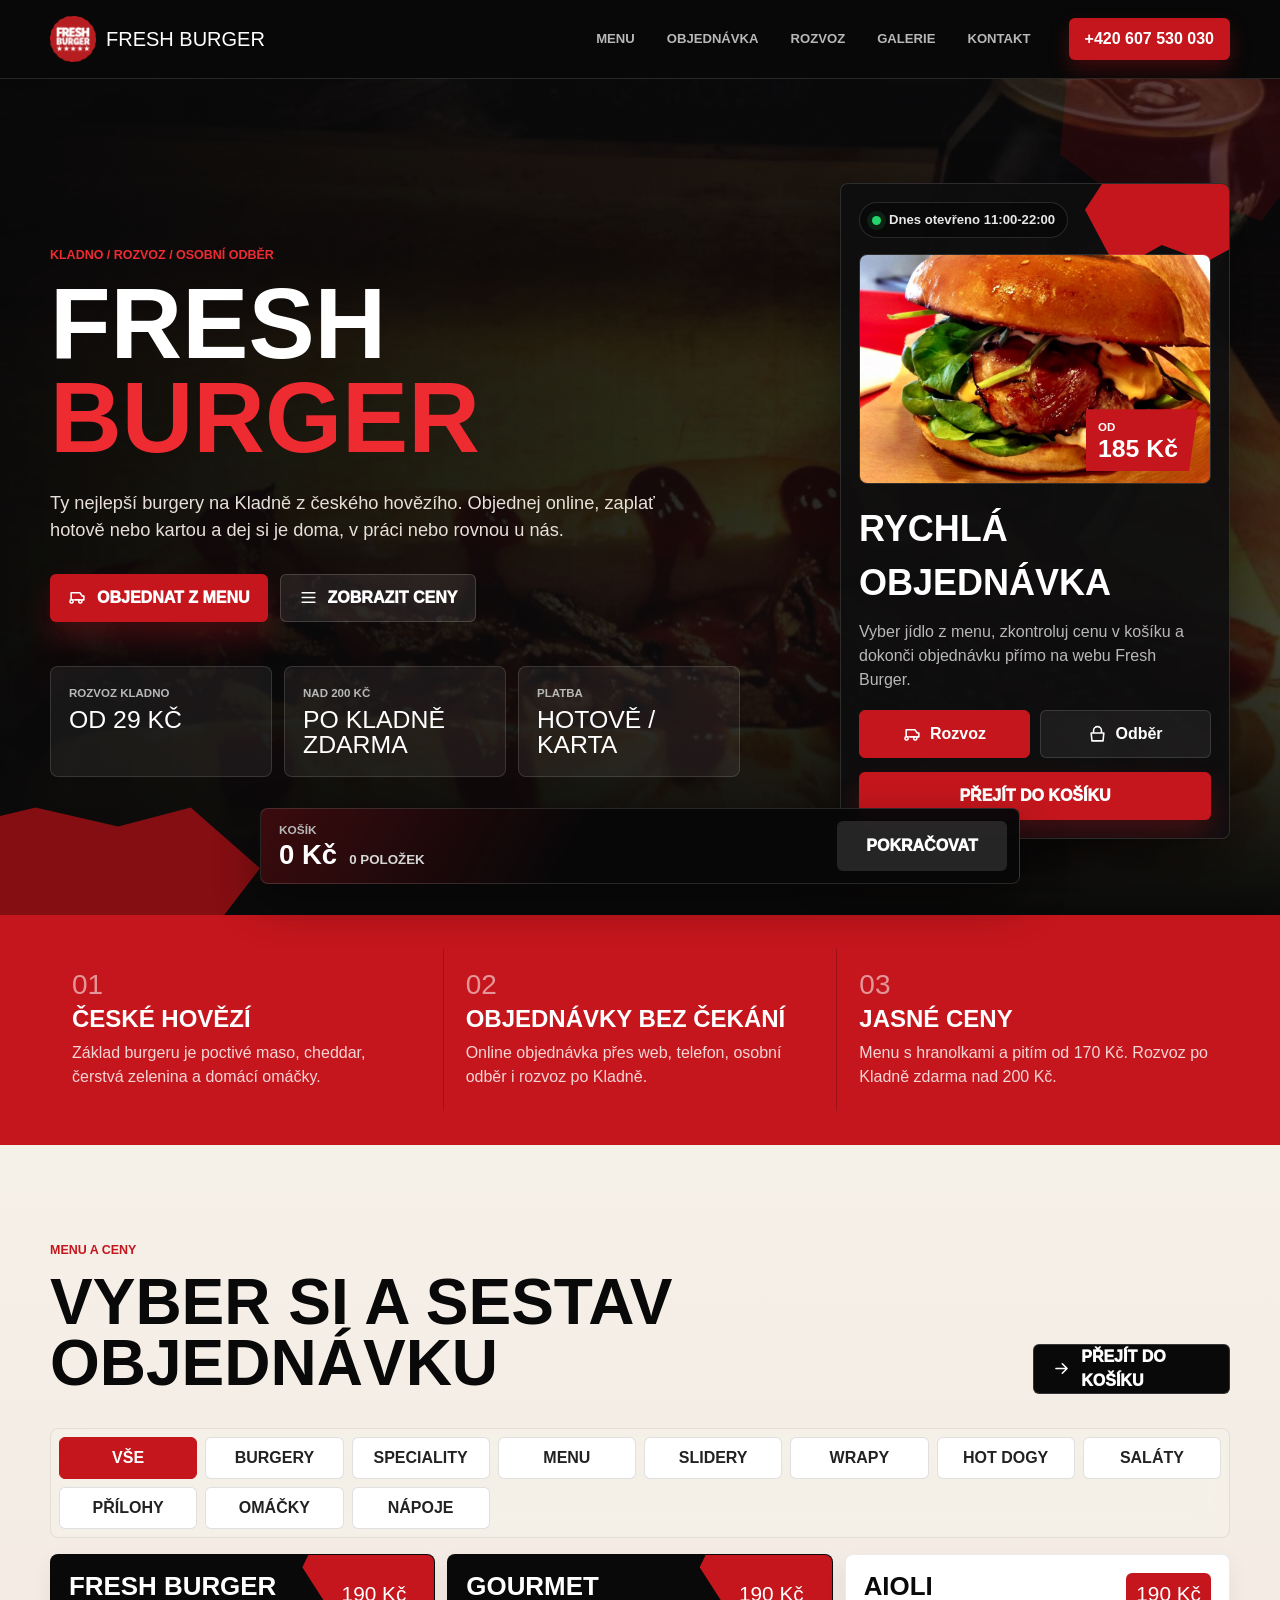
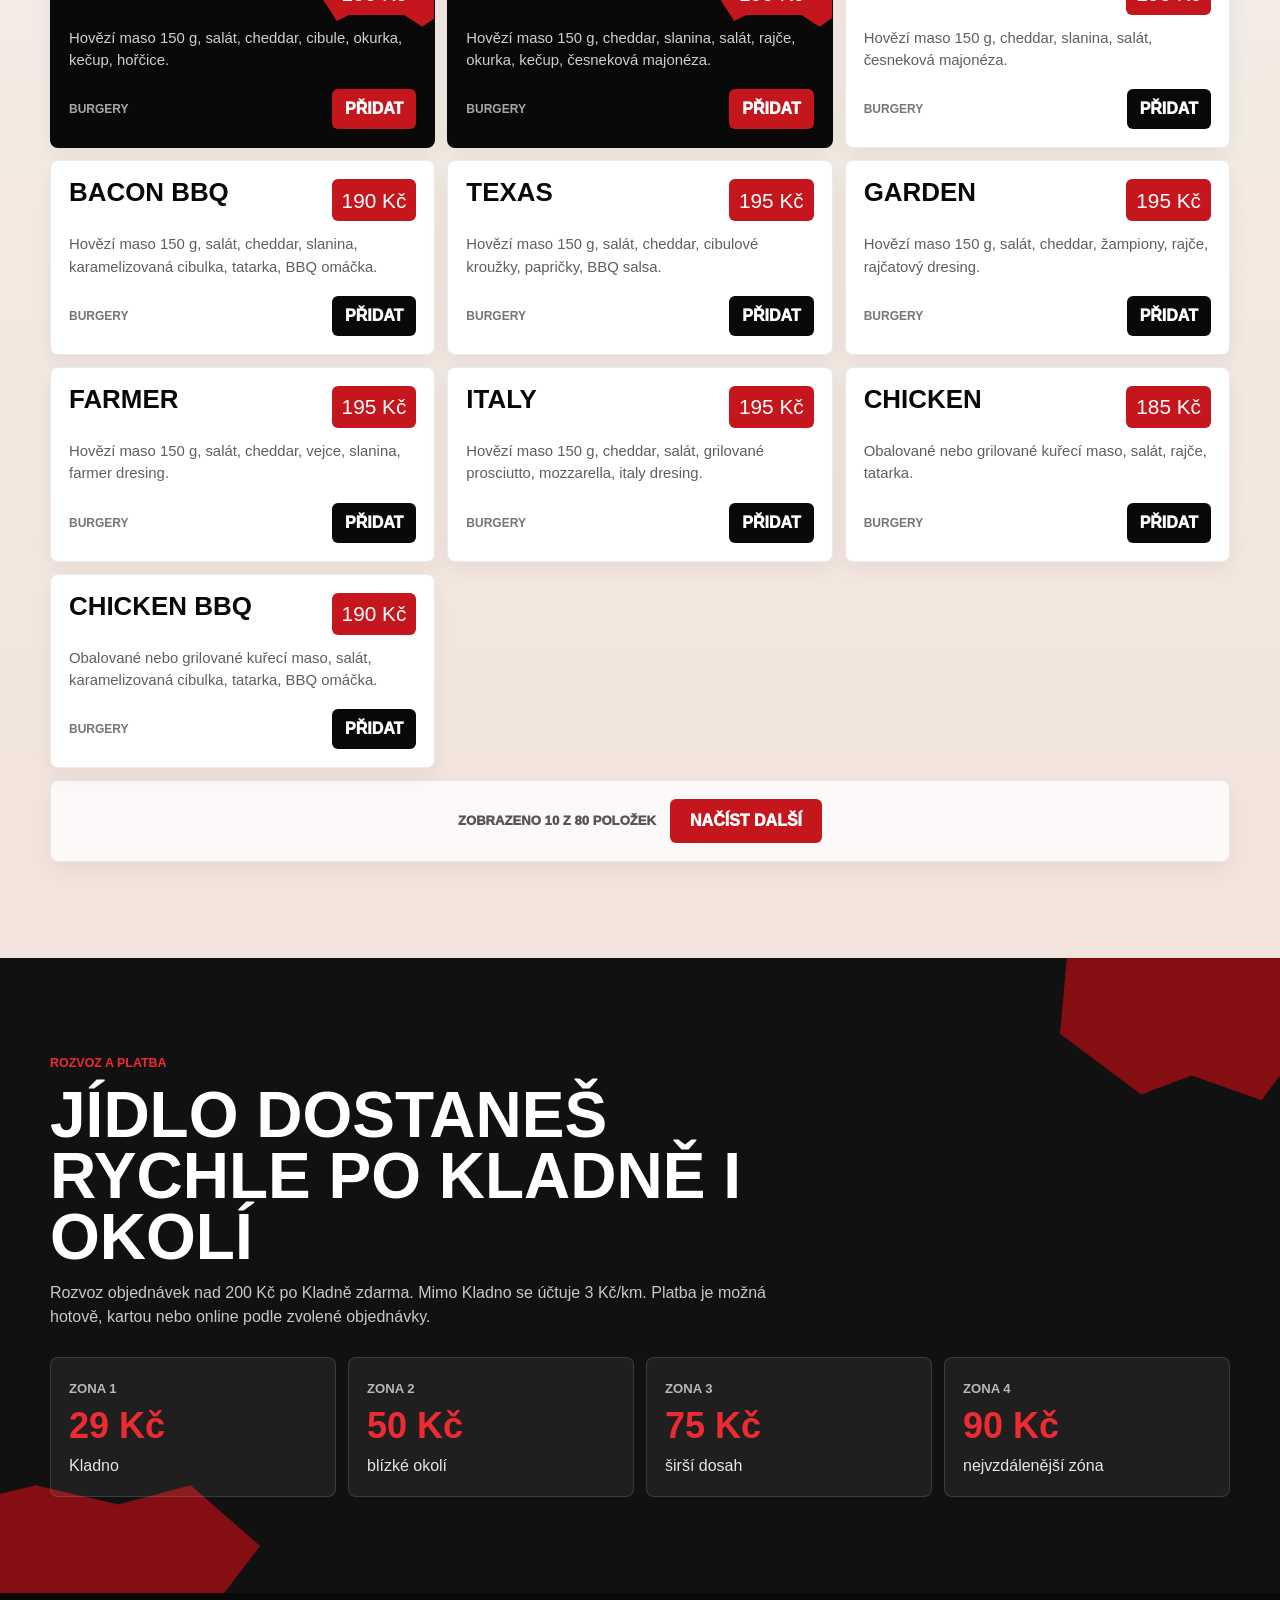
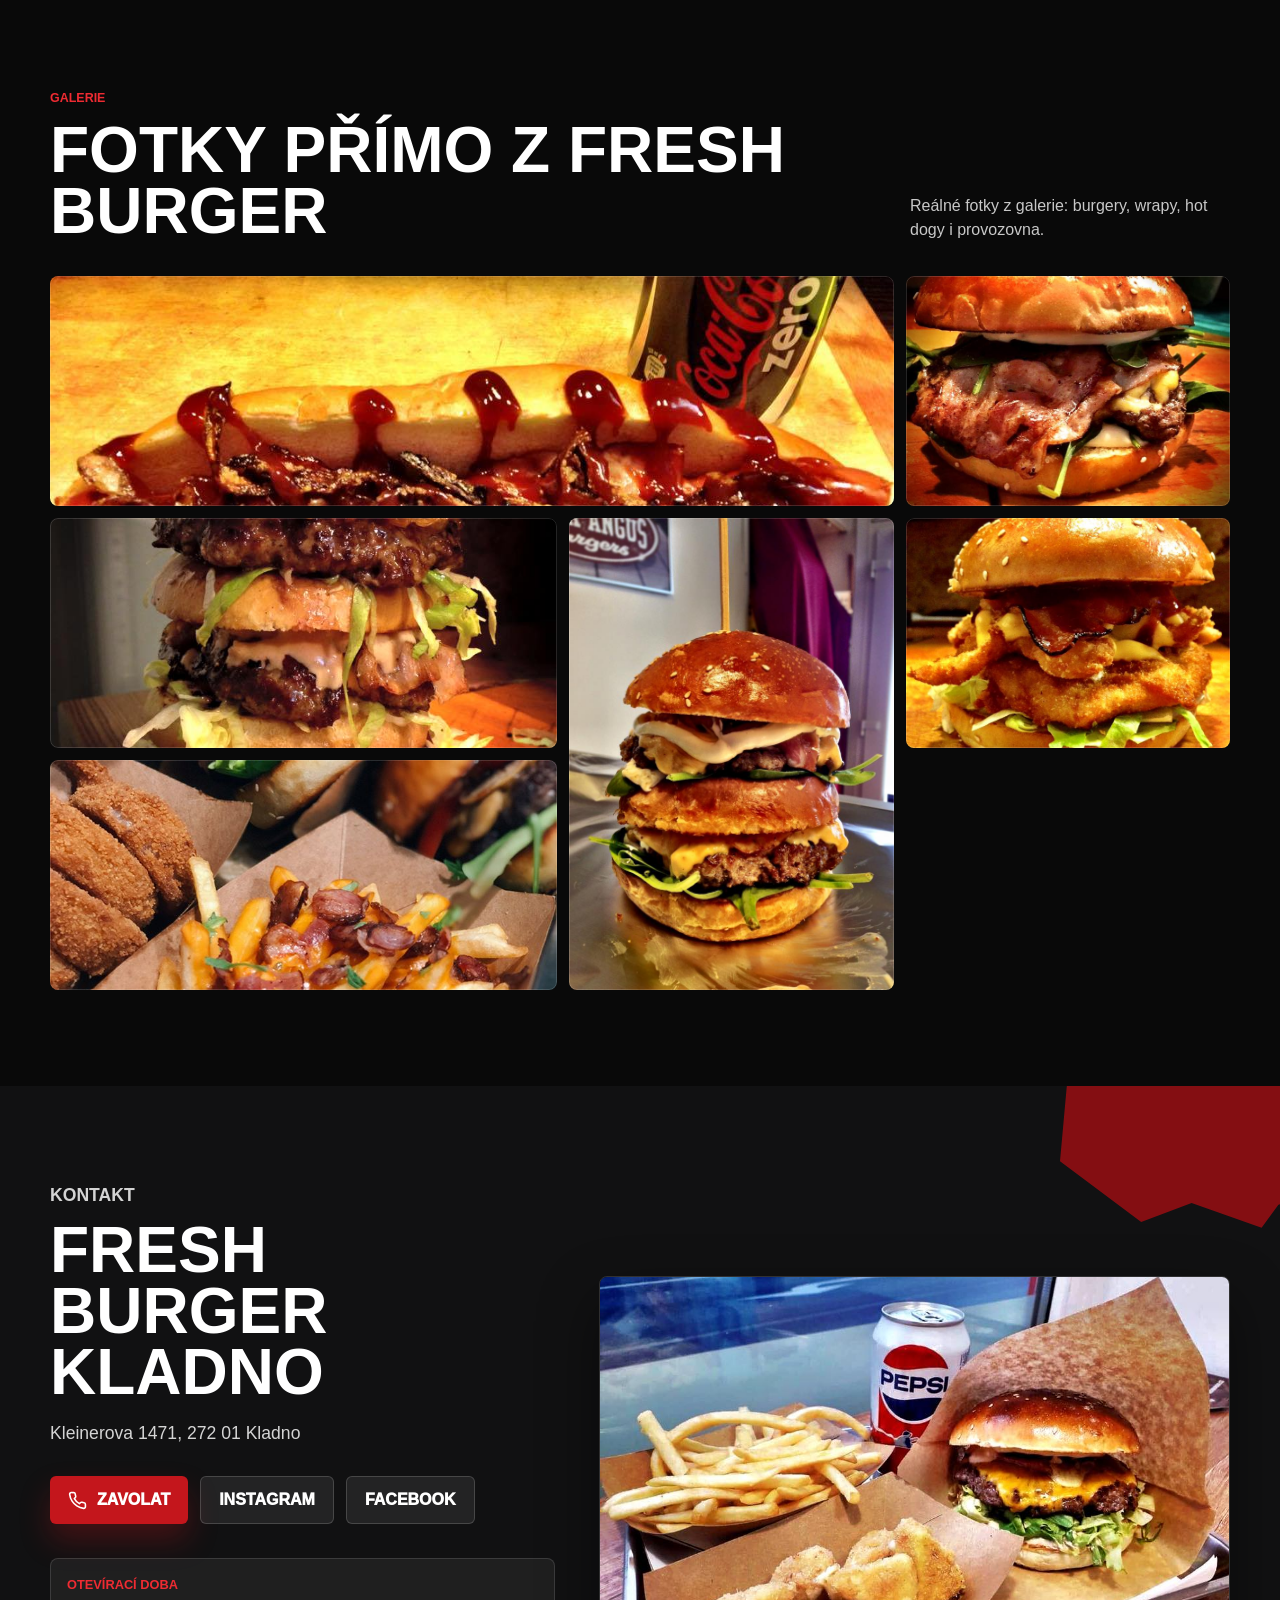
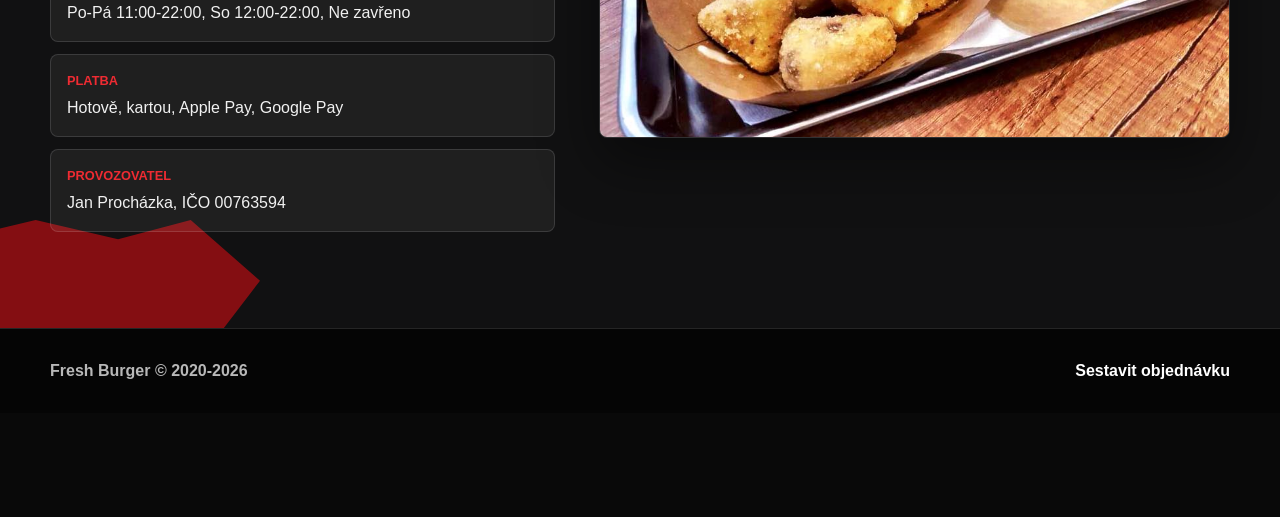
<file: index.html>
<!doctype html>
<html lang="cs">
  <head>
    <meta charset="utf-8">
    <meta name="viewport" content="width=device-width, initial-scale=1">
    <title>Fresh Burger Kladno | Burgery, rozvoz a objednávky</title>
    <meta name="description" content="Fresh Burger Kladno: burgery z českého hovězího, rozvoz po Kladně a okolí, objednávky online nebo telefonicky.">
    <link rel="icon" href="podklady/favicon.png">
    <link rel="stylesheet" href="styles.css">
  </head>
  <body class="has-bottom-cart">
    <a class="skip-link" href="#menu">Přeskočit na menu</a>

    <header class="site-header">
      <nav class="nav" aria-label="Hlavní navigace">
        <a class="brand" href="#top" aria-label="Fresh Burger - úvod">
          <img src="podklady/logo.png" alt="Fresh Burger logo">
          <span>Fresh Burger</span>
        </a>
        <button class="nav-toggle" type="button" aria-label="Otevřít menu" aria-expanded="false" aria-controls="nav-links">
          <span></span>
          <span></span>
          <span></span>
        </button>
        <div class="nav-links" id="nav-links">
          <a href="#menu">Menu</a>
          <a href="#objednavka">Objednávka</a>
          <a href="#rozvoz">Rozvoz</a>
          <a href="#galerie">Galerie</a>
          <a href="#kontakt">Kontakt</a>
        </div>
        <a class="header-call" href="tel:+420607530030" aria-label="Zavolat Fresh Burger">+420 607 530 030</a>
      </nav>
    </header>

    <main id="top">
      <section class="hero section-dark">
        <div class="hero-bg" aria-hidden="true"></div>
        <div class="container hero-grid">
          <div class="hero-copy">
            <p class="eyebrow">Kladno / rozvoz / osobní odběr</p>
            <h1>Fresh <span>Burger</span></h1>
            <p class="hero-lead">Ty nejlepší burgery na Kladně z českého hovězího. Objednej online, zaplať hotově nebo kartou a dej si je doma, v práci nebo rovnou u nás.</p>
            <div class="hero-actions">
              <a class="btn btn-primary" href="#menu">
                <svg viewBox="0 0 24 24" aria-hidden="true"><path d="M6.5 17a2 2 0 1 0 0 .01M17.5 17a2 2 0 1 0 0 .01M4 6h11l3 4h2v5h-2.5M3 15h3.5M8.5 15h6.5M4 6v9"></path></svg>
                Objednat z menu
              </a>
              <a class="btn btn-ghost" href="#menu">
                <svg viewBox="0 0 24 24" aria-hidden="true"><path d="M4 6h16M4 12h16M4 18h16"></path></svg>
                Zobrazit ceny
              </a>
            </div>
            <dl class="hero-facts">
              <div>
                <dt>Rozvoz Kladno</dt>
                <dd>od 29 Kč</dd>
              </div>
              <div>
                <dt>Nad 200 Kč</dt>
                <dd>po Kladně zdarma</dd>
              </div>
              <div>
                <dt>Platba</dt>
                <dd>hotově / karta</dd>
              </div>
            </dl>
          </div>

          <aside class="hero-order" id="objednavka" aria-label="Rychlá objednávka">
            <div class="hero-card-top">
              <span class="status-dot"></span>
              <span>Dnes otevřeno 11:00-22:00</span>
            </div>
            <div class="hero-food">
              <img src="podklady/galerie/img1.jpg" alt="Burger Fresh Burger">
              <div class="price-stamp">
                <span>od</span>
                <strong>185 Kč</strong>
              </div>
            </div>
            <h2>Rychlá objednávka</h2>
            <p>Vyber jídlo z menu, zkontroluj cenu v košíku a dokonči objednávku přímo na webu Fresh Burger.</p>
            <div class="order-modes" role="group" aria-label="Způsob objednávky">
              <button class="mode-btn active" type="button" data-mode="Rozvoz">
                <svg viewBox="0 0 24 24" aria-hidden="true"><path d="M6.5 17a2 2 0 1 0 0 .01M17.5 17a2 2 0 1 0 0 .01M4 6h11l3 4h2v5h-2.5M3 15h3.5M8.5 15h6.5M4 6v9"></path></svg>
                Rozvoz
              </button>
              <button class="mode-btn" type="button" data-mode="Osobní odběr">
                <svg viewBox="0 0 24 24" aria-hidden="true"><path d="M4 10h16l-1 10H5L4 10ZM7 10V7a5 5 0 0 1 10 0v3"></path></svg>
                Odběr
              </button>
            </div>
            <a class="btn btn-primary full" href="cart.html">Přejít do košíku</a>
          </aside>
        </div>
      </section>

      <section class="section intro-strip" aria-label="Hlavni vyhody">
        <div class="container strip-grid">
          <div class="strip-item">
            <span>01</span>
            <strong>České hovězí</strong>
            <p>Základ burgeru je poctivé maso, cheddar, čerstvá zelenina a domácí omáčky.</p>
          </div>
          <div class="strip-item">
            <span>02</span>
            <strong>Objednávky bez čekání</strong>
            <p>Online objednávka přes web, telefon, osobní odběr i rozvoz po Kladně.</p>
          </div>
          <div class="strip-item">
            <span>03</span>
            <strong>Jasné ceny</strong>
            <p>Menu s hranolkami a pitím od 170 Kč. Rozvoz po Kladně zdarma nad 200 Kč.</p>
          </div>
        </div>
      </section>

      <section class="section menu-section" id="menu">
        <div class="container">
          <div class="section-heading split-heading">
            <div>
              <p class="eyebrow">Menu a ceny</p>
              <h2>Vyber si a sestav objednávku</h2>
            </div>
            <a class="btn btn-secondary" href="cart.html">
              <svg viewBox="0 0 24 24" aria-hidden="true"><path d="M5 12h14M13 6l6 6-6 6"></path></svg>
              Přejít do košíku
            </a>
          </div>

          <div class="menu-layout menu-only">
            <div class="menu-main">
              <div class="category-tabs" id="categoryTabs" aria-label="Kategorie menu"></div>
              <div class="menu-grid" id="menuGrid" aria-live="polite"></div>
            </div>
          </div>
        </div>
      </section>

      <section class="section section-dark delivery-section" id="rozvoz">
        <div class="container delivery-grid">
          <div class="section-heading">
            <p class="eyebrow">Rozvoz a platba</p>
            <h2>Jídlo dostaneš rychle po Kladně i okolí</h2>
            <p>Rozvoz objednávek nad 200 Kč po Kladně zdarma. Mimo Kladno se účtuje 3 Kč/km. Platba je možná hotově, kartou nebo online podle zvolené objednávky.</p>
          </div>
          <div class="delivery-cards">
            <article>
              <span>Zona 1</span>
              <strong>29 Kč</strong>
              <p>Kladno</p>
            </article>
            <article>
              <span>Zona 2</span>
              <strong>50 Kč</strong>
              <p>blízké okolí</p>
            </article>
            <article>
              <span>Zona 3</span>
              <strong>75 Kč</strong>
              <p>širší dosah</p>
            </article>
            <article>
              <span>Zona 4</span>
              <strong>90 Kč</strong>
              <p>nejvzdálenější zóna</p>
            </article>
          </div>
        </div>
      </section>

      <section class="section gallery-section" id="galerie">
        <div class="container">
          <div class="section-heading split-heading">
            <div>
              <p class="eyebrow">Galerie</p>
              <h2>Fotky přímo z Fresh Burger</h2>
            </div>
            <p class="heading-note">Reálné fotky z galerie: burgery, wrapy, hot dogy i provozovna.</p>
          </div>
          <div class="gallery-grid">
            <figure class="wide">
              <img src="podklady/galerie/img7.jpg" alt="Hot dog s napojem">
            </figure>
            <figure>
              <img src="podklady/galerie/img2.jpg" alt="Burger s hranolkami">
            </figure>
            <figure>
              <img src="podklady/galerie/img3.jpg" alt="Burger detail">
            </figure>
            <figure class="tall">
              <img src="podklady/galerie/img4.jpg" alt="Burger menu">
            </figure>
            <figure>
              <img src="podklady/galerie/img5.jpg" alt="Wrap Fresh Burger">
            </figure>
            <figure>
              <img src="podklady/galerie/img6.jpg" alt="Jidlo Fresh Burger">
            </figure>
          </div>
        </div>
      </section>

      <section class="section section-dark contact-section" id="kontakt">
        <div class="container contact-grid">
          <div>
            <p class="eyebrow">Kontakt</p>
            <h2>Fresh Burger Kladno</h2>
            <p>Kleinerova 1471, 272 01 Kladno</p>
            <div class="contact-actions">
              <a class="btn btn-primary" href="tel:+420607530030">
                <svg viewBox="0 0 24 24" aria-hidden="true"><path d="M22 16.9v3a2 2 0 0 1-2.2 2 19.8 19.8 0 0 1-8.6-3.1 19.4 19.4 0 0 1-6-6A19.8 19.8 0 0 1 2.1 4.2 2 2 0 0 1 4.1 2h3a2 2 0 0 1 2 1.7c.1.9.3 1.8.6 2.6a2 2 0 0 1-.5 2.1L8 9.6a16 16 0 0 0 6.4 6.4l1.2-1.2a2 2 0 0 1 2.1-.5c.8.3 1.7.5 2.6.6A2 2 0 0 1 22 16.9Z"></path></svg>
                Zavolat
              </a>
              <a class="btn btn-ghost" href="https://www.instagram.com/freshburger/" target="_blank" rel="noreferrer">Instagram</a>
              <a class="btn btn-ghost" href="https://www.facebook.com/freshburgercz/" target="_blank" rel="noreferrer">Facebook</a>
            </div>
            <dl class="contact-list">
              <div>
                <dt>Otevírací doba</dt>
                <dd>Po-Pá 11:00-22:00, So 12:00-22:00, Ne zavřeno</dd>
              </div>
              <div>
                <dt>Platba</dt>
                <dd>Hotově, kartou, Apple Pay, Google Pay</dd>
              </div>
              <div>
                <dt>Provozovatel</dt>
                <dd>Jan Procházka, IČO 00763594</dd>
              </div>
            </dl>
          </div>
          <figure class="shop-photo">
            <img src="podklady/galerie/prodejna.jpg" alt="Provozovna Fresh Burger Kladno">
          </figure>
        </div>
      </section>
    </main>

    <footer class="footer">
      <div class="container footer-inner">
        <span>Fresh Burger © 2020-2026</span>
        <a href="#menu">Sestavit objednávku</a>
      </div>
    </footer>

    <div class="bottom-cart-bar" aria-label="Souhrn košíku">
      <div class="cart-bar-main">
        <span>Košík</span>
        <strong id="bottomCartTotal">0 Kč</strong>
        <small id="bottomCartCount">0 položek</small>
      </div>
      <a href="cart.html">Pokračovat</a>
    </div>

    <script src="script.js"></script>
  </body>
</html>
</file>
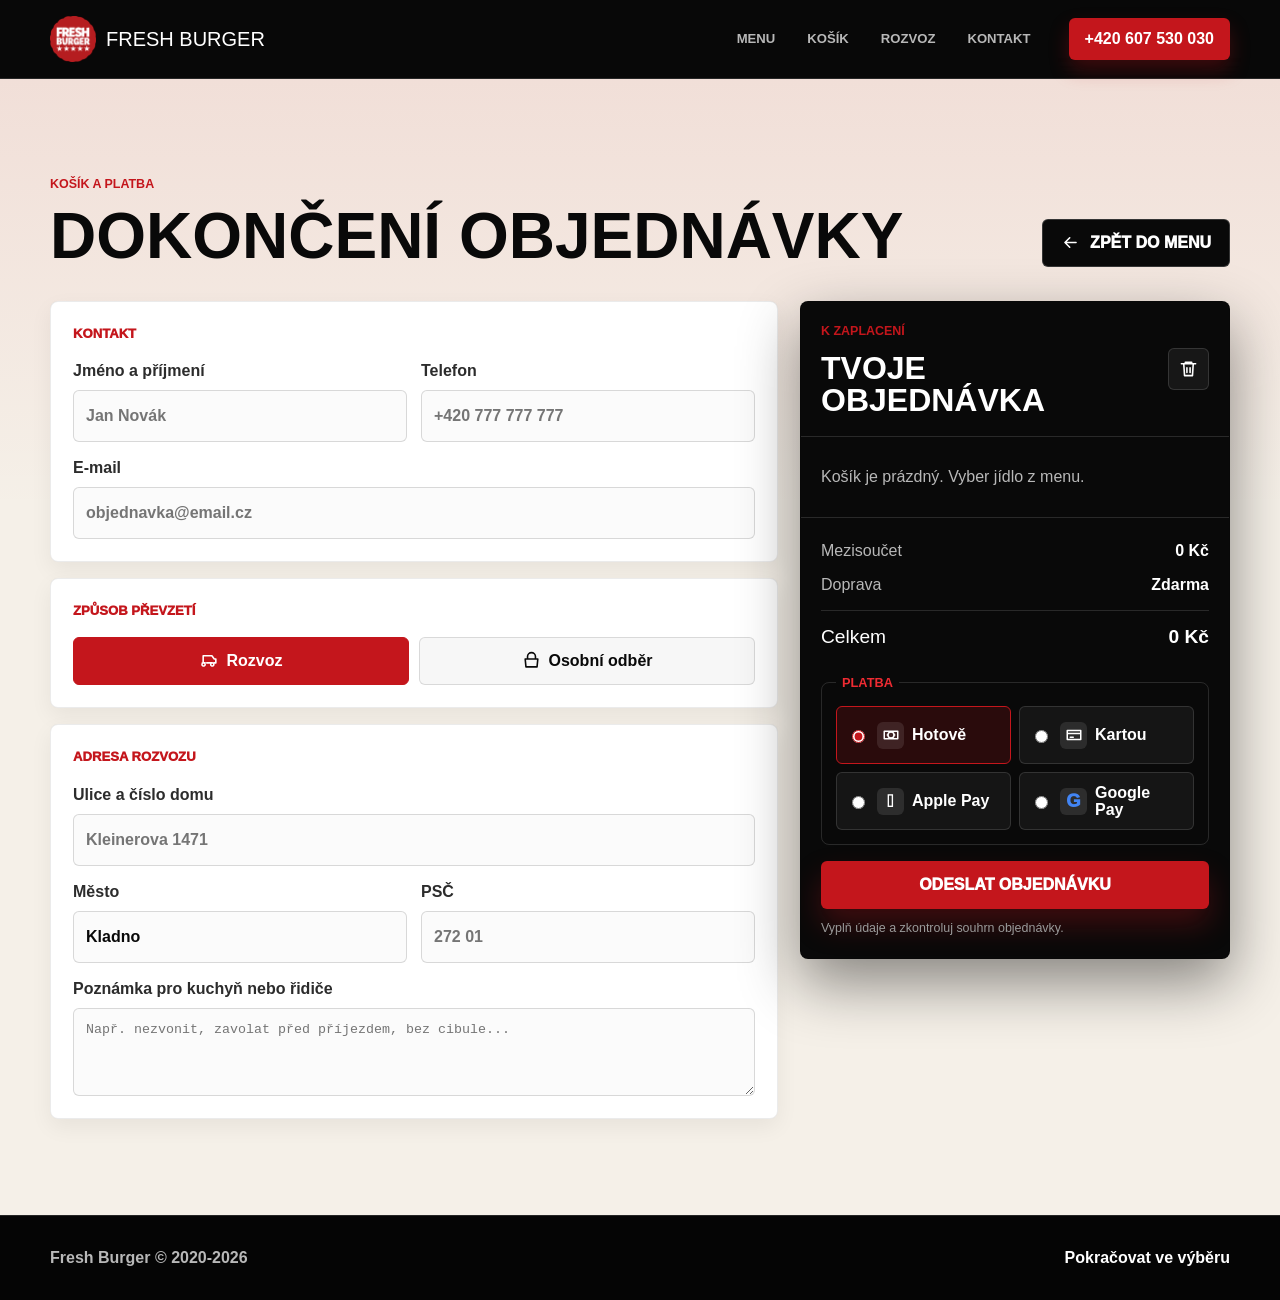
<file: cart.html>
<!doctype html>
<html lang="cs">
  <head>
    <meta charset="utf-8">
    <meta name="viewport" content="width=device-width, initial-scale=1">
    <title>Košík a platba | Fresh Burger Kladno</title>
    <meta name="description" content="Dokončení objednávky Fresh Burger Kladno: košík, rozvoz, kontaktní údaje a platba.">
    <link rel="icon" href="podklady/favicon.png">
    <link rel="stylesheet" href="styles.css">
  </head>
  <body class="checkout-body">
    <a class="skip-link" href="#checkout">Přeskočit na objednávku</a>

    <header class="site-header">
      <nav class="nav" aria-label="Hlavní navigace">
        <a class="brand" href="index.html" aria-label="Fresh Burger - úvod">
          <img src="podklady/logo.png" alt="Fresh Burger logo">
          <span>Fresh Burger</span>
        </a>
        <button class="nav-toggle" type="button" aria-label="Otevřít menu" aria-expanded="false" aria-controls="nav-links">
          <span></span>
          <span></span>
          <span></span>
        </button>
        <div class="nav-links" id="nav-links">
          <a href="index.html#menu">Menu</a>
          <a href="cart.html">Košík</a>
          <a href="index.html#rozvoz">Rozvoz</a>
          <a href="index.html#kontakt">Kontakt</a>
        </div>
        <a class="header-call" href="tel:+420607530030" aria-label="Zavolat Fresh Burger">+420 607 530 030</a>
      </nav>
    </header>

    <main id="checkout">
      <section class="section checkout-section">
        <div class="container">
          <div class="section-heading split-heading">
            <div>
              <p class="eyebrow">Košík a platba</p>
              <h1>Dokončení objednávky</h1>
            </div>
            <a class="btn btn-secondary" href="index.html#menu">
              <svg viewBox="0 0 24 24" aria-hidden="true"><path d="M19 12H5M11 18l-6-6 6-6"></path></svg>
              Zpět do menu
            </a>
          </div>

          <form class="checkout-layout" id="checkoutForm">
            <div class="checkout-form-panel">
              <fieldset class="form-card">
                <legend>Kontakt</legend>
                <div class="form-grid">
                  <label>
                    Jméno a příjmení
                    <input type="text" name="name" autocomplete="name" placeholder="Jan Novák" required>
                  </label>
                  <label>
                    Telefon
                    <input type="tel" name="phone" autocomplete="tel" placeholder="+420 777 777 777" required>
                  </label>
                  <label class="full-field">
                    E-mail
                    <input type="email" name="email" autocomplete="email" placeholder="objednavka@email.cz">
                  </label>
                </div>
              </fieldset>

              <fieldset class="form-card">
                <legend>Způsob převzetí</legend>
                <div class="order-modes checkout-modes" role="group" aria-label="Způsob převzetí">
                  <button class="mode-btn active" type="button" data-mode="Rozvoz">
                    <svg viewBox="0 0 24 24" aria-hidden="true"><path d="M6.5 17a2 2 0 1 0 0 .01M17.5 17a2 2 0 1 0 0 .01M4 6h11l3 4h2v5h-2.5M3 15h3.5M8.5 15h6.5M4 6v9"></path></svg>
                    Rozvoz
                  </button>
                  <button class="mode-btn" type="button" data-mode="Osobní odběr">
                    <svg viewBox="0 0 24 24" aria-hidden="true"><path d="M4 10h16l-1 10H5L4 10ZM7 10V7a5 5 0 0 1 10 0v3"></path></svg>
                    Osobní odběr
                  </button>
                </div>
              </fieldset>

              <fieldset class="form-card" id="deliveryFields">
                <legend>Adresa rozvozu</legend>
                <div class="form-grid">
                  <label class="full-field">
                    Ulice a číslo domu
                    <input type="text" name="street" autocomplete="street-address" placeholder="Kleinerova 1471" required>
                  </label>
                  <label>
                    Město
                    <input type="text" name="city" autocomplete="address-level2" value="Kladno" required>
                  </label>
                  <label>
                    PSČ
                    <input type="text" name="zip" autocomplete="postal-code" placeholder="272 01">
                  </label>
                  <label class="full-field">
                    Poznámka pro kuchyň nebo řidiče
                    <textarea name="note" rows="4" placeholder="Např. nezvonit, zavolat před příjezdem, bez cibule..."></textarea>
                  </label>
                </div>
              </fieldset>
            </div>

            <aside class="cart-panel checkout-cart" aria-label="Shrnutí objednávky">
              <div class="cart-header">
                <div>
                  <p class="eyebrow">K zaplacení</p>
                  <h2>Tvoje objednávka</h2>
                </div>
                <button class="icon-btn" type="button" id="clearCart" aria-label="Vyprázdnit košík">
                  <svg viewBox="0 0 24 24" aria-hidden="true"><path d="M3 6h18M8 6V4h8v2M6 6l1 15h10l1-15M10 11v6M14 11v6"></path></svg>
                </button>
              </div>
              <div class="cart-items" id="cartItems">
                <p class="empty-cart">Košík je prázdný. Vyber jídlo z menu.</p>
              </div>
              <div class="cart-summary">
                <div>
                  <span>Mezisoučet</span>
                  <strong id="cartSubtotal">0 Kč</strong>
                </div>
                <div>
                  <span>Doprava</span>
                  <strong id="deliveryPrice">29 Kč</strong>
                </div>
                <div class="summary-total">
                  <span>Celkem</span>
                  <strong id="cartTotal">0 Kč</strong>
                </div>
              </div>
              <fieldset class="payment-box">
                <legend>Platba</legend>
                <label>
                  <input type="radio" name="payment" value="Hotově" checked>
                  <span class="pay-option">
                    <span class="pay-icon" aria-hidden="true"><svg viewBox="0 0 24 24"><path d="M3 7h18v10H3V7Zm4 5h.01M17 12h.01M8 12a4 4 0 0 0 8 0 4 4 0 0 0-8 0Z"></path></svg></span>
                    Hotově
                  </span>
                </label>
                <label>
                  <input type="radio" name="payment" value="Kartou">
                  <span class="pay-option">
                    <span class="pay-icon" aria-hidden="true"><svg viewBox="0 0 24 24"><path d="M3 6h18v12H3V6Zm0 4h18M7 15h4"></path></svg></span>
                    Kartou
                  </span>
                </label>
                <label>
                  <input type="radio" name="payment" value="Apple Pay">
                  <span class="pay-option">
                    <span class="pay-icon pay-word" aria-hidden="true"></span>
                    Apple Pay
                  </span>
                </label>
                <label>
                  <input type="radio" name="payment" value="Google Pay">
                  <span class="pay-option">
                    <span class="pay-icon pay-word google-pay" aria-hidden="true">G</span>
                    Google Pay
                  </span>
                </label>
              </fieldset>
              <button class="btn btn-primary full" id="checkoutLink" type="button">Odeslat objednávku</button>
              <p class="fine-print" id="checkoutNote" role="status">Vyplň údaje a zkontroluj souhrn objednávky.</p>
            </aside>
          </form>
        </div>
      </section>
    </main>

    <footer class="footer">
      <div class="container footer-inner">
        <span>Fresh Burger © 2020-2026</span>
        <a href="index.html#menu">Pokračovat ve výběru</a>
      </div>
    </footer>

    <script src="script.js"></script>
  </body>
</html>
</file>
<file: styles.css>
:root {
  --bg: #090909;
  --bg-2: #111112;
  --panel: #171719;
  --panel-2: #202023;
  --red: #c4161c;
  --red-dark: #8f0f13;
  --red-hot: #ef2b32;
  --paper: #f5f0e8;
  --white: #ffffff;
  --muted: #b8b8b8;
  --line: rgba(255, 255, 255, 0.13);
  --shadow: 0 24px 60px rgba(0, 0, 0, 0.45);
  --radius: 8px;
}

* {
  box-sizing: border-box;
}

html {
  scroll-behavior: smooth;
  overflow-x: hidden;
}

body {
  margin: 0;
  color: var(--white);
  background: var(--bg);
  font-family: Inter, Arial, Helvetica, sans-serif;
  line-height: 1.5;
  overflow-x: hidden;
}

body.nav-open {
  overflow: hidden;
}

img {
  display: block;
  max-width: 100%;
}

a {
  color: inherit;
  text-decoration: none;
}

button,
input {
  font: inherit;
}

.skip-link {
  position: fixed;
  top: 12px;
  left: 12px;
  z-index: 999;
  transform: translateY(-150%);
  background: var(--red);
  color: var(--white);
  padding: 10px 14px;
  border-radius: 6px;
}

.skip-link:focus {
  transform: translateY(0);
}

.container {
  width: min(1180px, calc(100% - 32px));
  margin: 0 auto;
}

.section {
  padding: 96px 0;
}

#menu,
#rozvoz,
#galerie,
#kontakt,
#checkout {
  scroll-margin-top: 92px;
}

.has-bottom-cart {
  padding-bottom: 104px;
}

.section-dark {
  position: relative;
  background: var(--bg-2);
  overflow: hidden;
}

.section-dark::before,
.section-dark::after {
  content: "";
  position: absolute;
  z-index: 0;
  background: var(--red-dark);
  opacity: 0.92;
  pointer-events: none;
}

.section-dark::before {
  top: -48px;
  right: -60px;
  width: 280px;
  height: 190px;
  clip-path: polygon(4% 0, 100% 0, 100% 76%, 78% 88%, 72% 100%, 47% 87%, 29% 97%, 0 65%);
}

.section-dark::after {
  left: -70px;
  bottom: -52px;
  width: 330px;
  height: 160px;
  clip-path: polygon(0 16%, 32% 0, 57% 12%, 79% 0, 100% 38%, 77% 100%, 0 100%);
}

.site-header {
  position: sticky;
  top: 0;
  z-index: 50;
  background: rgba(8, 8, 9, 0.88);
  border-bottom: 1px solid var(--line);
  backdrop-filter: blur(14px);
}

.nav {
  width: min(1180px, calc(100% - 32px));
  min-height: 78px;
  margin: 0 auto;
  display: flex;
  align-items: center;
  gap: 24px;
}

.brand {
  display: inline-flex;
  align-items: center;
  gap: 10px;
  min-width: 0;
  font-family: Impact, "Arial Black", sans-serif;
  text-transform: uppercase;
  font-size: 1.25rem;
}

.brand img {
  width: 46px;
  height: 46px;
  object-fit: contain;
}

.nav-links {
  display: flex;
  align-items: center;
  justify-content: center;
  gap: 4px;
  margin-left: auto;
}

.nav-links a {
  min-height: 42px;
  display: inline-flex;
  align-items: center;
  justify-content: center;
  padding: 0 14px;
  border-radius: 6px;
  color: var(--muted);
  font-weight: 800;
  font-size: 0.82rem;
  text-transform: uppercase;
}

.nav-links a:hover,
.nav-links a:focus-visible {
  background: rgba(255, 255, 255, 0.08);
  color: var(--white);
}

.header-call {
  display: inline-flex;
  align-items: center;
  justify-content: center;
  min-height: 42px;
  padding: 0 16px;
  background: var(--red);
  border-radius: 6px;
  font-weight: 900;
  box-shadow: 0 10px 20px rgba(196, 22, 28, 0.28);
}

.nav-toggle {
  display: none;
  width: 44px;
  height: 44px;
  align-items: center;
  justify-content: center;
  flex-direction: column;
  gap: 5px;
  margin-left: auto;
  background: transparent;
  border: 1px solid var(--line);
  border-radius: 6px;
  color: var(--white);
  cursor: pointer;
}

.nav-toggle span {
  width: 18px;
  height: 2px;
  background: currentColor;
}

.hero {
  min-height: 760px;
  padding: 104px 0 76px;
  display: flex;
  align-items: center;
}

.hero-bg {
  position: absolute;
  inset: 0;
  background:
    linear-gradient(90deg, rgba(6, 6, 7, 0.98) 0%, rgba(9, 9, 9, 0.86) 44%, rgba(10, 10, 11, 0.72) 100%),
    url("podklady/galerie/img7.jpg") center / cover no-repeat;
  opacity: 0.78;
}

.hero-bg::before {
  content: "";
  position: absolute;
  inset: auto 0 0;
  height: 34%;
  background: linear-gradient(0deg, var(--bg) 0%, rgba(9, 9, 9, 0) 100%);
}

.hero-grid {
  position: relative;
  z-index: 1;
  display: grid;
  grid-template-columns: minmax(0, 1fr) 390px;
  align-items: center;
  gap: 64px;
}

.eyebrow {
  margin: 0 0 12px;
  color: var(--red-hot);
  font-weight: 900;
  font-size: 0.78rem;
  text-transform: uppercase;
}

.hero h1,
.section-heading h2,
.contact-section h2 {
  margin: 0;
  font-family: Impact, "Arial Black", sans-serif;
  text-transform: uppercase;
  line-height: 0.95;
  overflow-wrap: anywhere;
}

.hero h1 {
  max-width: 700px;
  font-size: 6.2rem;
}

.hero h1 span,
.section-heading h2 span {
  color: var(--red-hot);
}

.hero-lead {
  max-width: 640px;
  margin: 24px 0 0;
  color: #e8e0d8;
  font-size: 1.14rem;
}

.hero-actions,
.contact-actions {
  display: flex;
  flex-wrap: wrap;
  gap: 12px;
  margin-top: 30px;
}

.btn {
  min-height: 48px;
  display: inline-flex;
  align-items: center;
  justify-content: center;
  gap: 10px;
  padding: 0 18px;
  border: 0;
  border-radius: 6px;
  font-weight: 950;
  text-transform: uppercase;
  cursor: pointer;
  transition: transform 0.2s ease, background 0.2s ease, border-color 0.2s ease;
}

.btn:hover,
.btn:focus-visible,
.icon-btn:hover,
.mode-btn:hover {
  transform: translateY(-1px);
}

.btn svg,
.icon-btn svg,
.mode-btn svg {
  width: 19px;
  height: 19px;
  fill: none;
  stroke: currentColor;
  stroke-width: 2;
  stroke-linecap: round;
  stroke-linejoin: round;
  flex: 0 0 auto;
}

.btn-primary {
  background: var(--red);
  color: var(--white);
  box-shadow: 0 16px 30px rgba(196, 22, 28, 0.28);
}

.btn-primary:hover,
.btn-primary:focus-visible {
  background: var(--red-hot);
}

.btn-secondary {
  background: var(--bg);
  color: var(--white);
  border: 1px solid rgba(255, 255, 255, 0.18);
}

.btn-ghost,
.btn-ghost-dark {
  background: rgba(255, 255, 255, 0.08);
  color: var(--white);
  border: 1px solid rgba(255, 255, 255, 0.16);
}

.btn-ghost-dark {
  color: var(--bg);
  background: transparent;
  border-color: rgba(0, 0, 0, 0.16);
}

.full {
  width: 100%;
}

.hero-facts {
  display: grid;
  grid-template-columns: repeat(3, minmax(0, 1fr));
  gap: 12px;
  max-width: 690px;
  margin: 44px 0 0;
}

.hero-facts div {
  min-height: 104px;
  padding: 18px;
  border: 1px solid var(--line);
  border-radius: var(--radius);
  background: rgba(255, 255, 255, 0.06);
}

.hero-facts dt {
  color: var(--muted);
  font-size: 0.72rem;
  font-weight: 900;
  text-transform: uppercase;
}

.hero-facts dd {
  margin: 6px 0 0;
  font-family: Impact, "Arial Black", sans-serif;
  font-size: 1.55rem;
  line-height: 1;
  text-transform: uppercase;
  overflow-wrap: anywhere;
}

.hero-order {
  position: relative;
  padding: 18px;
  border: 1px solid var(--line);
  border-radius: var(--radius);
  background: rgba(15, 15, 16, 0.92);
  box-shadow: var(--shadow);
  overflow: hidden;
}

.hero-order::before {
  content: "";
  position: absolute;
  top: -18px;
  right: -16px;
  width: 160px;
  height: 104px;
  background: var(--red);
  clip-path: polygon(18% 0, 100% 0, 100% 72%, 76% 92%, 48% 76%, 20% 100%, 0 42%);
}

.hero-card-top {
  position: relative;
  z-index: 1;
  display: inline-flex;
  align-items: center;
  gap: 8px;
  min-height: 36px;
  padding: 0 12px;
  background: rgba(0, 0, 0, 0.35);
  border: 1px solid var(--line);
  border-radius: 999px;
  color: #e8e8e8;
  font-size: 0.82rem;
  font-weight: 800;
}

.status-dot {
  width: 9px;
  height: 9px;
  border-radius: 50%;
  background: #25d46b;
  box-shadow: 0 0 0 5px rgba(37, 212, 107, 0.12);
}

.hero-food {
  position: relative;
  margin: 16px 0 18px;
  aspect-ratio: 1.1 / 0.72;
  overflow: hidden;
  border-radius: var(--radius);
  border: 1px solid var(--line);
}

.hero-food img {
  width: 100%;
  height: 100%;
  object-fit: cover;
}

.price-stamp {
  position: absolute;
  right: 12px;
  bottom: 12px;
  min-width: 112px;
  padding: 10px 12px;
  background: var(--red);
  clip-path: polygon(0 0, 100% 0, 92% 100%, 0 100%);
}

.price-stamp span {
  display: block;
  font-size: 0.72rem;
  font-weight: 900;
  text-transform: uppercase;
}

.price-stamp strong {
  display: block;
  font-family: Impact, "Arial Black", sans-serif;
  font-size: 1.55rem;
  line-height: 1;
}

.hero-order h2 {
  margin: 0;
  font-family: Impact, "Arial Black", sans-serif;
  text-transform: uppercase;
  font-size: 2.25rem;
}

.hero-order p {
  margin: 10px 0 18px;
  color: var(--muted);
}

.order-modes {
  display: grid;
  grid-template-columns: repeat(2, minmax(0, 1fr));
  gap: 10px;
  margin-bottom: 14px;
}

.mode-btn {
  min-height: 48px;
  display: inline-flex;
  align-items: center;
  justify-content: center;
  gap: 8px;
  border: 1px solid var(--line);
  border-radius: 6px;
  background: rgba(255, 255, 255, 0.06);
  color: var(--white);
  font-weight: 900;
  cursor: pointer;
}

.mode-btn.active {
  background: var(--red);
  border-color: var(--red);
}

.intro-strip {
  padding: 34px 0;
  background: var(--red);
}

.strip-grid {
  display: grid;
  grid-template-columns: repeat(3, minmax(0, 1fr));
  gap: 1px;
  background: rgba(0, 0, 0, 0.2);
}

.strip-item {
  min-height: 142px;
  padding: 22px;
  background: var(--red);
}

.strip-item span {
  display: block;
  color: rgba(255, 255, 255, 0.55);
  font-family: Impact, "Arial Black", sans-serif;
  font-size: 1.75rem;
  line-height: 1;
}

.strip-item strong {
  display: block;
  margin-top: 8px;
  font-family: Impact, "Arial Black", sans-serif;
  font-size: 1.5rem;
  line-height: 1;
  text-transform: uppercase;
}

.strip-item p {
  margin: 10px 0 0;
  color: rgba(255, 255, 255, 0.82);
}

.section-heading {
  position: relative;
  z-index: 1;
  max-width: 760px;
}

.section-heading h2,
.contact-section h2 {
  font-size: 4rem;
}

.section-heading p:not(.eyebrow),
.heading-note {
  color: #c8c8c8;
  margin: 14px 0 0;
}

.split-heading {
  max-width: none;
  display: flex;
  align-items: end;
  justify-content: space-between;
  gap: 24px;
  margin-bottom: 34px;
}

.heading-note {
  max-width: 320px;
}

.menu-section {
  background:
    linear-gradient(180deg, rgba(9, 9, 9, 0) 0%, rgba(196, 22, 28, 0.06) 100%),
    var(--paper);
  color: var(--bg);
}

.menu-section .eyebrow {
  color: var(--red);
}

.menu-section .section-heading p:not(.eyebrow) {
  color: #4b4b4b;
}

.menu-layout {
  display: grid;
  grid-template-columns: minmax(0, 1fr) 360px;
  align-items: start;
  gap: 22px;
}

.menu-layout.menu-only {
  grid-template-columns: 1fr;
}

.menu-layout.menu-only .menu-grid {
  grid-template-columns: repeat(3, minmax(0, 1fr));
}

.menu-main {
  min-width: 0;
}

.category-tabs {
  position: sticky;
  top: 94px;
  z-index: 8;
  display: grid;
  grid-template-columns: repeat(auto-fit, minmax(128px, 1fr));
  gap: 8px;
  overflow-x: visible;
  padding: 8px;
  margin-bottom: 16px;
  border: 1px solid rgba(0, 0, 0, 0.08);
  border-radius: var(--radius);
  background: rgba(245, 240, 232, 0.93);
  backdrop-filter: blur(14px);
}

.tab-btn {
  min-height: 42px;
  width: 100%;
  padding: 0 14px;
  border: 1px solid rgba(0, 0, 0, 0.12);
  border-radius: 6px;
  background: var(--white);
  color: #222;
  font-weight: 900;
  cursor: pointer;
  text-transform: uppercase;
  text-align: center;
  overflow-wrap: anywhere;
}

.tab-btn.active {
  background: var(--red);
  color: var(--white);
  border-color: var(--red);
}

.menu-grid {
  display: grid;
  grid-template-columns: repeat(2, minmax(0, 1fr));
  gap: 12px;
  min-width: 0;
}

.menu-card {
  position: relative;
  min-height: 178px;
  display: flex;
  flex-direction: column;
  padding: 18px;
  border: 1px solid rgba(0, 0, 0, 0.08);
  border-radius: var(--radius);
  background: var(--white);
  box-shadow: 0 8px 22px rgba(0, 0, 0, 0.06);
  overflow: hidden;
  min-width: 0;
}

.menu-card.featured {
  background: var(--bg);
  color: var(--white);
}

.menu-card.featured::before {
  content: "";
  position: absolute;
  top: -24px;
  right: -18px;
  width: 150px;
  height: 96px;
  background: var(--red);
  clip-path: polygon(12% 0, 100% 0, 100% 78%, 80% 100%, 52% 72%, 23% 94%, 0 38%);
}

.menu-card-top {
  position: relative;
  display: flex;
  gap: 12px;
  justify-content: space-between;
  min-width: 0;
}

.menu-card h3 {
  margin: 0;
  font-family: Impact, "Arial Black", sans-serif;
  font-size: 1.62rem;
  line-height: 1.02;
  text-transform: uppercase;
  min-width: 0;
}

.menu-card p {
  position: relative;
  margin: 12px 0 0;
  color: #5f5f5f;
  font-size: 0.93rem;
  overflow-wrap: anywhere;
}

.menu-card.featured p {
  color: #cfcfcf;
}

.price {
  position: relative;
  flex: 0 0 auto;
  min-width: 82px;
  height: 42px;
  display: inline-flex;
  align-items: center;
  justify-content: center;
  padding: 0 10px;
  background: var(--red);
  color: var(--white);
  border-radius: 6px;
  font-family: Impact, "Arial Black", sans-serif;
  font-size: 1.3rem;
}

.menu-card-footer {
  margin-top: auto;
  padding-top: 18px;
  display: flex;
  align-items: center;
  justify-content: space-between;
  gap: 12px;
}

.category-label {
  color: #767676;
  font-size: 0.75rem;
  font-weight: 900;
  text-transform: uppercase;
}

.menu-card.featured .category-label {
  color: #a7a7a7;
}

.add-btn {
  min-height: 40px;
  display: inline-flex;
  align-items: center;
  justify-content: center;
  gap: 8px;
  padding: 0 13px;
  border: 0;
  border-radius: 6px;
  background: var(--bg);
  color: var(--white);
  font-weight: 950;
  text-transform: uppercase;
  cursor: pointer;
}

.menu-card.featured .add-btn {
  background: var(--red);
}

.load-more-wrap {
  grid-column: 1 / -1;
  display: flex;
  align-items: center;
  justify-content: center;
  gap: 14px;
  padding: 18px;
  border: 1px solid rgba(0, 0, 0, 0.08);
  border-radius: var(--radius);
  background: rgba(255, 255, 255, 0.78);
  box-shadow: 0 8px 22px rgba(0, 0, 0, 0.05);
}

.load-more-wrap p {
  margin: 0;
  color: #555;
  font-size: 0.82rem;
  font-weight: 950;
  text-transform: uppercase;
}

.load-more-btn {
  min-height: 44px;
  display: inline-flex;
  align-items: center;
  justify-content: center;
  padding: 0 20px;
  border: 0;
  border-radius: 6px;
  background: var(--red);
  color: var(--white);
  font-weight: 950;
  text-transform: uppercase;
  cursor: pointer;
}

.cart-panel {
  position: sticky;
  top: 94px;
  border: 1px solid rgba(0, 0, 0, 0.08);
  border-radius: var(--radius);
  background: var(--bg);
  color: var(--white);
  box-shadow: var(--shadow);
  overflow: hidden;
}

.cart-header {
  display: flex;
  align-items: center;
  justify-content: space-between;
  gap: 16px;
  padding: 20px;
  border-bottom: 1px solid var(--line);
}

.cart-header h2,
.cart-header h3 {
  margin: 0;
  font-family: Impact, "Arial Black", sans-serif;
  text-transform: uppercase;
  font-size: 2rem;
  line-height: 1;
}

.icon-btn {
  width: 42px;
  height: 42px;
  display: inline-flex;
  align-items: center;
  justify-content: center;
  border: 1px solid var(--line);
  border-radius: 6px;
  background: rgba(255, 255, 255, 0.06);
  color: var(--white);
  cursor: pointer;
}

.cart-items {
  max-height: 330px;
  overflow: auto;
  padding: 10px 20px;
}

.empty-cart {
  margin: 18px 0;
  color: var(--muted);
}

.cart-row {
  display: grid;
  grid-template-columns: 1fr auto;
  gap: 12px;
  padding: 12px 0;
  border-bottom: 1px solid var(--line);
}

.cart-row strong {
  display: block;
}

.cart-row span {
  color: var(--muted);
  font-size: 0.85rem;
}

.qty-controls {
  display: inline-flex;
  align-items: center;
  gap: 8px;
  margin-top: 8px;
}

.qty-controls button {
  width: 30px;
  height: 30px;
  border: 1px solid var(--line);
  border-radius: 6px;
  background: rgba(255, 255, 255, 0.08);
  color: var(--white);
  font-weight: 900;
  cursor: pointer;
}

.cart-summary {
  padding: 16px 20px;
  border-top: 1px solid var(--line);
}

.cart-summary div {
  display: flex;
  align-items: center;
  justify-content: space-between;
  gap: 12px;
  padding: 5px 0;
  color: var(--muted);
}

.cart-summary strong {
  color: var(--white);
}

.summary-total {
  margin-top: 8px;
  padding-top: 12px !important;
  border-top: 1px solid var(--line);
  color: var(--white) !important;
  font-size: 1.2rem;
}

.payment-box {
  margin: 0 20px 16px;
  padding: 14px;
  border: 1px solid var(--line);
  border-radius: var(--radius);
  display: grid;
  grid-template-columns: repeat(2, minmax(0, 1fr));
  gap: 8px;
}

.payment-box legend {
  padding: 0 6px;
  color: var(--red-hot);
  font-weight: 900;
  text-transform: uppercase;
  font-size: 0.8rem;
}

.payment-box label {
  display: flex;
  align-items: center;
  gap: 9px;
  min-height: 58px;
  padding: 10px;
  border: 1px solid var(--line);
  border-radius: 6px;
  background: rgba(255, 255, 255, 0.05);
  color: #e2e2e2;
  cursor: pointer;
}

.payment-box input {
  accent-color: var(--red);
  flex: 0 0 auto;
}

.payment-box label:has(input:checked) {
  border-color: var(--red);
  background: rgba(196, 22, 28, 0.18);
}

.pay-option {
  min-width: 0;
  display: inline-flex;
  align-items: center;
  gap: 8px;
  color: var(--white);
  font-weight: 900;
  line-height: 1.1;
}

.pay-icon {
  width: 27px;
  height: 27px;
  flex: 0 0 auto;
  display: inline-flex;
  align-items: center;
  justify-content: center;
  border-radius: 6px;
  background: rgba(255, 255, 255, 0.1);
  color: var(--white);
}

.pay-icon svg {
  width: 18px;
  height: 18px;
  fill: none;
  stroke: currentColor;
  stroke-width: 2;
  stroke-linecap: round;
  stroke-linejoin: round;
}

.pay-word {
  font-weight: 950;
  font-size: 1.15rem;
}

.google-pay {
  color: #4285f4;
}

.cart-panel .btn {
  width: calc(100% - 40px);
  margin: 0 20px;
}

.fine-print {
  margin: 10px 20px 20px;
  color: #9a9a9a;
  font-size: 0.78rem;
}

.checkout-section {
  min-height: calc(100vh - 162px);
  background:
    linear-gradient(180deg, rgba(196, 22, 28, 0.08) 0%, rgba(9, 9, 9, 0) 38%),
    var(--paper);
  color: var(--bg);
}

.checkout-section .eyebrow {
  color: var(--red);
}

.checkout-section h1 {
  margin: 0;
  font-family: Impact, "Arial Black", sans-serif;
  text-transform: uppercase;
  line-height: 0.95;
  font-size: 4rem;
}

.checkout-layout {
  display: grid;
  grid-template-columns: minmax(0, 1fr) 430px;
  gap: 22px;
  align-items: start;
}

.checkout-form-panel {
  display: grid;
  gap: 16px;
}

.form-card {
  margin: 0;
  padding: 22px;
  border: 1px solid rgba(0, 0, 0, 0.08);
  border-radius: var(--radius);
  background: var(--white);
  box-shadow: 0 8px 22px rgba(0, 0, 0, 0.06);
}

.form-card legend {
  float: left;
  width: 100%;
  padding: 0;
  margin: 0 0 16px;
  color: var(--red);
  font-weight: 950;
  text-transform: uppercase;
  font-size: 0.82rem;
}

.form-card legend + * {
  clear: both;
}

.form-grid {
  display: grid;
  grid-template-columns: repeat(2, minmax(0, 1fr));
  gap: 14px;
}

.form-grid label {
  display: grid;
  gap: 7px;
  color: #2c2c2c;
  font-weight: 900;
}

.full-field {
  grid-column: 1 / -1;
}

.form-grid input,
.form-grid textarea {
  width: 100%;
  border: 1px solid rgba(0, 0, 0, 0.14);
  border-radius: 6px;
  background: #fbfbfb;
  color: var(--bg);
  padding: 13px 12px;
  outline: none;
}

.form-grid textarea {
  resize: vertical;
}

.form-grid input:focus,
.form-grid textarea:focus {
  border-color: var(--red);
  box-shadow: 0 0 0 3px rgba(196, 22, 28, 0.14);
}

.checkout-modes {
  margin: 0;
}

.checkout-form-panel .mode-btn {
  background: #f7f7f7;
  color: var(--bg);
  border-color: rgba(0, 0, 0, 0.12);
}

.checkout-form-panel .mode-btn.active {
  background: var(--red);
  color: var(--white);
  border-color: var(--red);
}

.form-card.is-muted {
  opacity: 0.72;
}

.checkout-cart {
  position: sticky;
  top: 94px;
}

.delivery-grid {
  position: relative;
  z-index: 1;
  display: grid;
  grid-template-columns: 1fr;
  gap: 28px;
  align-items: start;
}

.delivery-cards {
  display: grid;
  grid-template-columns: repeat(4, minmax(0, 1fr));
  gap: 12px;
}

.delivery-cards article {
  min-height: 124px;
  padding: 18px;
  border: 1px solid var(--line);
  border-radius: var(--radius);
  background: rgba(255, 255, 255, 0.06);
}

.delivery-cards span {
  color: var(--muted);
  font-weight: 900;
  text-transform: uppercase;
  font-size: 0.82rem;
}

.delivery-cards strong {
  display: block;
  margin-top: 8px;
  color: var(--red-hot);
  font-family: Impact, "Arial Black", sans-serif;
  font-size: 2.25rem;
  line-height: 1;
}

.delivery-cards p {
  margin: 10px 0 0;
  color: #e5e5e5;
}

.gallery-section {
  background: var(--bg);
}

.gallery-grid {
  display: grid;
  grid-template-columns: 1.25fr 0.8fr 0.8fr;
  grid-auto-rows: 230px;
  gap: 12px;
}

.gallery-grid figure {
  position: relative;
  margin: 0;
  overflow: hidden;
  border-radius: var(--radius);
  background: var(--panel);
}

.gallery-grid figure::after {
  content: "";
  position: absolute;
  inset: 0;
  border: 1px solid rgba(255, 255, 255, 0.14);
  border-radius: inherit;
  pointer-events: none;
}

.gallery-grid img {
  width: 100%;
  height: 100%;
  object-fit: cover;
  transition: transform 0.35s ease;
}

.gallery-grid figure:hover img {
  transform: scale(1.04);
}

.gallery-grid .wide {
  grid-column: span 2;
}

.gallery-grid .tall {
  grid-row: span 2;
}

.contact-grid {
  position: relative;
  z-index: 1;
  display: grid;
  grid-template-columns: minmax(0, 0.8fr) minmax(320px, 1fr);
  gap: 44px;
  align-items: center;
}

.contact-section p {
  color: #d4d4d4;
  font-size: 1.1rem;
}

.contact-list {
  margin: 34px 0 0;
  display: grid;
  gap: 12px;
}

.contact-list div {
  padding: 16px;
  border: 1px solid var(--line);
  border-radius: var(--radius);
  background: rgba(255, 255, 255, 0.06);
}

.contact-list dt {
  color: var(--red-hot);
  font-weight: 900;
  text-transform: uppercase;
  font-size: 0.8rem;
}

.contact-list dd {
  margin: 6px 0 0;
  color: #f1f1f1;
}

.shop-photo {
  margin: 0;
  border-radius: var(--radius);
  overflow: hidden;
  border: 1px solid var(--line);
  box-shadow: var(--shadow);
}

.shop-photo img {
  width: 100%;
  height: 460px;
  object-fit: cover;
}

.footer {
  background: #050505;
  border-top: 1px solid var(--line);
}

.footer-inner {
  min-height: 84px;
  display: flex;
  align-items: center;
  justify-content: space-between;
  gap: 18px;
  color: var(--muted);
  font-weight: 800;
}

.footer a {
  color: var(--white);
}

.bottom-cart-bar {
  position: fixed;
  left: 50%;
  bottom: 16px;
  z-index: 70;
  width: min(760px, calc(100% - 24px));
  min-height: 74px;
  display: grid;
  grid-template-columns: 1fr auto;
  align-items: center;
  gap: 12px;
  padding: 12px;
  border: 1px solid var(--line);
  border-radius: var(--radius);
  background:
    linear-gradient(120deg, rgba(196, 22, 28, 0.28), rgba(8, 8, 9, 0) 42%),
    rgba(8, 8, 9, 0.96);
  box-shadow: 0 18px 44px rgba(0, 0, 0, 0.38);
  backdrop-filter: blur(14px);
  transform: translateX(-50%);
}

.cart-bar-main {
  min-width: 0;
  display: grid;
  grid-template-columns: auto auto 1fr;
  align-items: baseline;
  column-gap: 12px;
  row-gap: 2px;
  padding-left: 6px;
}

.cart-bar-main span {
  grid-column: 1 / -1;
  color: var(--muted);
  font-weight: 900;
  text-transform: uppercase;
  font-size: 0.74rem;
}

.cart-bar-main strong {
  color: var(--white);
  font-family: Impact, "Arial Black", sans-serif;
  font-size: 1.72rem;
  line-height: 1;
}

.cart-bar-main small {
  color: #d6d6d6;
  font-weight: 900;
  text-transform: uppercase;
}

.bottom-cart-bar a {
  min-height: 50px;
  min-width: 170px;
  display: inline-flex;
  align-items: center;
  justify-content: center;
  border-radius: 6px;
  background: var(--red);
  color: var(--white);
  font-weight: 950;
  text-transform: uppercase;
}

.bottom-cart-bar.is-empty a {
  background: rgba(255, 255, 255, 0.12);
}

@media (max-width: 1020px) {
  .hero-grid,
  .menu-layout,
  .checkout-layout,
  .delivery-grid,
  .contact-grid {
    grid-template-columns: 1fr;
  }

  .hero {
    min-height: auto;
    padding-top: 86px;
  }

  .hero-order,
  .cart-panel {
    position: static;
  }

  .category-tabs {
    top: 74px;
  }

  .checkout-cart {
    position: static;
    order: -1;
  }

  .hero h1 {
    font-size: 4.8rem;
  }

  .menu-grid {
    grid-template-columns: repeat(2, minmax(0, 1fr));
  }

  .menu-layout.menu-only .menu-grid {
    grid-template-columns: repeat(2, minmax(0, 1fr));
  }

  .cart-panel {
    max-width: none;
  }
}

@media (max-width: 820px) {
  .section {
    padding: 70px 0;
  }

  .nav {
    min-height: 68px;
  }

  .brand span {
    display: none;
  }

  .nav-toggle {
    display: inline-flex;
  }

  .nav-links {
    position: fixed;
    top: 68px;
    left: 0;
    right: 0;
    display: none;
    flex-direction: column;
    align-items: stretch;
    padding: 16px;
    background: rgba(8, 8, 9, 0.98);
    border-bottom: 1px solid var(--line);
  }

  .nav-links.open {
    display: flex;
  }

  .nav-links a {
    justify-content: flex-start;
  }

  .header-call {
    display: none;
  }

  .hero-grid {
    gap: 34px;
  }

  .hero h1 {
    font-size: 4rem;
  }

  .hero-lead {
    font-size: 1rem;
  }

  .strip-grid {
    grid-template-columns: 1fr;
    gap: 1px;
  }

  .intro-strip {
    padding: 12px 0;
  }

  .strip-item {
    min-height: auto;
    display: grid;
    grid-template-columns: 42px 1fr;
    align-items: center;
    column-gap: 12px;
    padding: 13px 14px;
  }

  .strip-item span {
    grid-row: span 2;
    font-size: 1.45rem;
  }

  .strip-item strong {
    margin-top: 0;
    font-size: 1.1rem;
  }

  .strip-item p {
    margin-top: 4px;
    font-size: 0.86rem;
  }

  .split-heading {
    display: block;
  }

  .split-heading .btn,
  .split-heading .heading-note {
    margin-top: 18px;
  }

  .section-heading h2,
  .contact-section h2 {
    font-size: 3rem;
  }

  .category-tabs {
    grid-template-columns: repeat(4, minmax(0, 1fr));
    overflow-x: visible;
    padding: 6px;
  }

  .tab-btn {
    min-height: 38px;
    padding: 0 7px;
    font-size: 0.72rem;
  }

  .cart-panel {
    margin-top: 8px;
  }

  .cart-items {
    max-height: none;
  }

  .cart-summary {
    display: grid;
    grid-template-columns: repeat(3, minmax(0, 1fr));
    gap: 8px;
  }

  .cart-summary div {
    display: block;
    min-height: 72px;
    padding: 10px;
    border: 1px solid var(--line);
    border-radius: 6px;
    background: rgba(255, 255, 255, 0.05);
  }

  .cart-summary span,
  .cart-summary strong {
    display: block;
  }

  .summary-total {
    margin-top: 0;
    padding-top: 10px !important;
    border-top: 1px solid var(--line);
    font-size: 1rem;
  }

  .gallery-grid {
    grid-template-columns: 1fr 1fr;
    grid-auto-rows: 190px;
  }

  .gallery-grid .wide,
  .gallery-grid .tall {
    grid-column: auto;
    grid-row: auto;
  }

  .has-bottom-cart {
    padding-bottom: 76px;
  }
}

@media (max-width: 620px) {
  .container,
  .nav {
    width: min(100% - 24px, 1180px);
  }

  .hero {
    padding: 72px 0 56px;
  }

  .hero h1 {
    font-size: 3.05rem;
  }

  .hero h1 span {
    display: block;
  }

  .section-heading h2,
  .contact-section h2 {
    font-size: 2.35rem;
    line-height: 1;
  }

  .checkout-section h1 {
    font-size: 2.55rem;
  }

  .menu-section .split-heading {
    margin-bottom: 24px;
  }

  .hero-actions,
  .contact-actions {
    display: grid;
  }

  .btn {
    width: 100%;
    min-height: 50px;
  }

  .hero-facts {
    gap: 6px;
    margin-top: 30px;
  }

  .hero-facts div {
    min-height: 78px;
    padding: 10px 8px;
  }

  .hero-facts dt {
    font-size: 0.58rem;
  }

  .hero-facts dd {
    font-size: 0.86rem;
    line-height: 1.05;
  }

  .intro-strip {
    padding: 8px 0;
  }

  .strip-item {
    grid-template-columns: 34px 1fr;
    padding: 10px 12px;
  }

  .strip-item span {
    grid-row: auto;
    font-size: 1.18rem;
  }

  .strip-item strong {
    font-size: 0.96rem;
  }

  .strip-item p {
    display: none;
  }

  .menu-grid,
  .menu-layout.menu-only .menu-grid,
  .gallery-grid {
    grid-template-columns: 1fr;
  }

  .menu-card {
    min-height: 168px;
  }

  .menu-card h3 {
    font-size: 1.38rem;
  }

  .menu-card-footer {
    align-items: stretch;
    flex-direction: column;
  }

  .add-btn {
    width: 100%;
  }

  .load-more-wrap {
    display: grid;
    gap: 10px;
    padding: 14px;
    text-align: center;
  }

  .load-more-btn {
    width: 100%;
  }

  .cart-header h3 {
    font-size: 1.65rem;
  }

  .cart-row {
    grid-template-columns: 1fr;
    gap: 8px;
  }

  .cart-row > strong {
    color: var(--red-hot);
  }

  .qty-controls {
    width: 100%;
    justify-content: space-between;
    padding: 6px;
    border-radius: 6px;
    background: rgba(255, 255, 255, 0.05);
  }

  .payment-box {
    grid-template-columns: 1fr;
  }

  .checkout-layout {
    gap: 14px;
  }

  .form-card {
    padding: 18px;
  }

  .form-grid {
    grid-template-columns: 1fr;
  }

  .bottom-cart-bar {
    bottom: 12px;
    min-height: 72px;
    grid-template-columns: 1fr 128px;
    padding: 10px;
  }

  .cart-bar-main {
    grid-template-columns: 1fr;
    gap: 1px;
    padding-left: 2px;
  }

  .cart-bar-main span {
    font-size: 0.66rem;
  }

  .cart-bar-main strong {
    font-size: 1.55rem;
  }

  .cart-bar-main small {
    font-size: 0.72rem;
  }

  .bottom-cart-bar a {
    min-width: 0;
    min-height: 50px;
    font-size: 0.86rem;
  }

  .delivery-cards {
    grid-template-columns: repeat(4, minmax(0, 1fr));
    gap: 6px;
  }

  .delivery-cards article {
    min-height: 92px;
    padding: 10px 6px;
  }

  .delivery-cards span {
    font-size: 0.58rem;
  }

  .delivery-cards strong {
    margin-top: 6px;
    font-size: 1.15rem;
  }

  .delivery-cards p {
    margin-top: 6px;
    font-size: 0.66rem;
    line-height: 1.15;
  }

  .shop-photo img {
    height: 280px;
  }

  .footer-inner {
    min-height: 110px;
    flex-direction: column;
    justify-content: center;
  }
}
</file>
